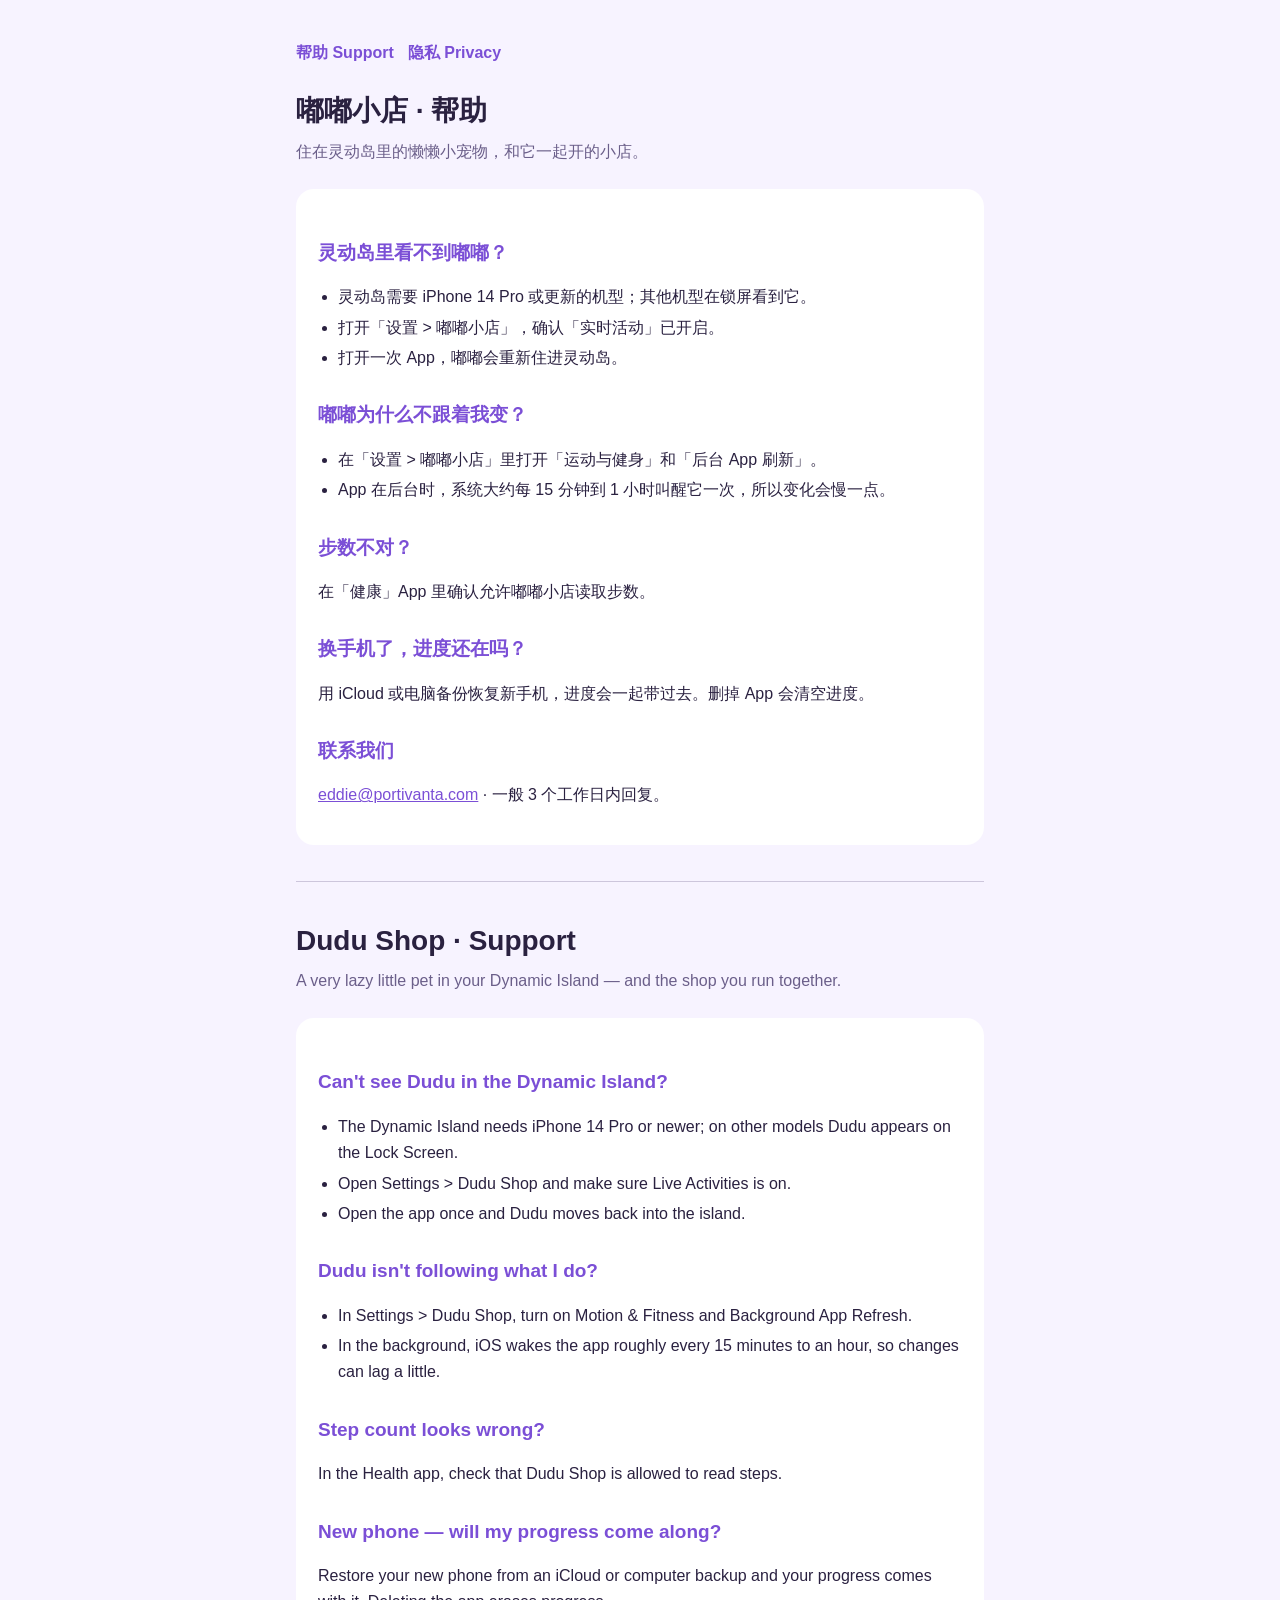
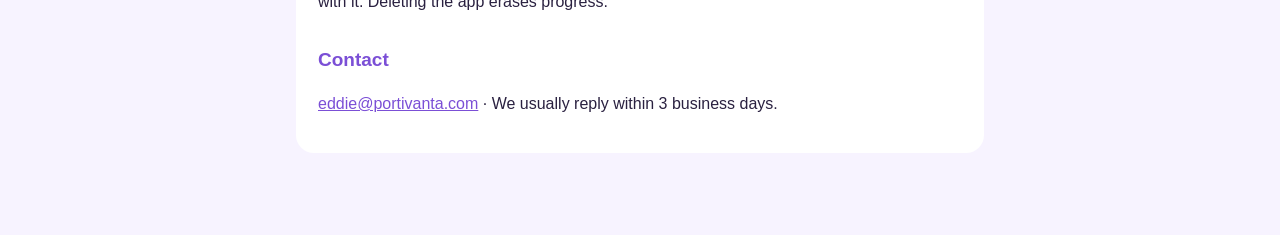
<file: index.html>
<!doctype html><html lang="zh-Hans"><head><meta charset="utf-8"><meta name="viewport" content="width=device-width,initial-scale=1"><title>嘟嘟小店 · 帮助 / Support</title><link rel="stylesheet" href="style.css"></head><body><main>
<nav><a href="index.html">帮助 Support</a><a href="privacy.html">隐私 Privacy</a></nav>
<h1>嘟嘟小店 · 帮助</h1><p class="sub">住在灵动岛里的懒懒小宠物，和它一起开的小店。</p>
<div class="card">
<h2>灵动岛里看不到嘟嘟？</h2><ul><li>灵动岛需要 iPhone 14 Pro 或更新的机型；其他机型在锁屏看到它。</li><li>打开「设置 &gt; 嘟嘟小店」，确认「实时活动」已开启。</li><li>打开一次 App，嘟嘟会重新住进灵动岛。</li></ul>
<h2>嘟嘟为什么不跟着我变？</h2><ul><li>在「设置 &gt; 嘟嘟小店」里打开「运动与健身」和「后台 App 刷新」。</li><li>App 在后台时，系统大约每 15 分钟到 1 小时叫醒它一次，所以变化会慢一点。</li></ul>
<h2>步数不对？</h2><p>在「健康」App 里确认允许嘟嘟小店读取步数。</p>
<h2>换手机了，进度还在吗？</h2><p>用 iCloud 或电脑备份恢复新手机，进度会一起带过去。删掉 App 会清空进度。</p>
<h2>联系我们</h2><p><a href="mailto:eddie@portivanta.com">eddie@portivanta.com</a> · 一般 3 个工作日内回复。</p></div>
<hr>
<h1>Dudu Shop · Support</h1><p class="sub">A very lazy little pet in your Dynamic Island — and the shop you run together.</p>
<div class="card">
<h2>Can't see Dudu in the Dynamic Island?</h2><ul><li>The Dynamic Island needs iPhone 14 Pro or newer; on other models Dudu appears on the Lock Screen.</li><li>Open Settings &gt; Dudu Shop and make sure Live Activities is on.</li><li>Open the app once and Dudu moves back into the island.</li></ul>
<h2>Dudu isn't following what I do?</h2><ul><li>In Settings &gt; Dudu Shop, turn on Motion &amp; Fitness and Background App Refresh.</li><li>In the background, iOS wakes the app roughly every 15 minutes to an hour, so changes can lag a little.</li></ul>
<h2>Step count looks wrong?</h2><p>In the Health app, check that Dudu Shop is allowed to read steps.</p>
<h2>New phone — will my progress come along?</h2><p>Restore your new phone from an iCloud or computer backup and your progress comes with it. Deleting the app erases progress.</p>
<h2>Contact</h2><p><a href="mailto:eddie@portivanta.com">eddie@portivanta.com</a> · We usually reply within 3 business days.</p></div>
</main></body></html>
</file>
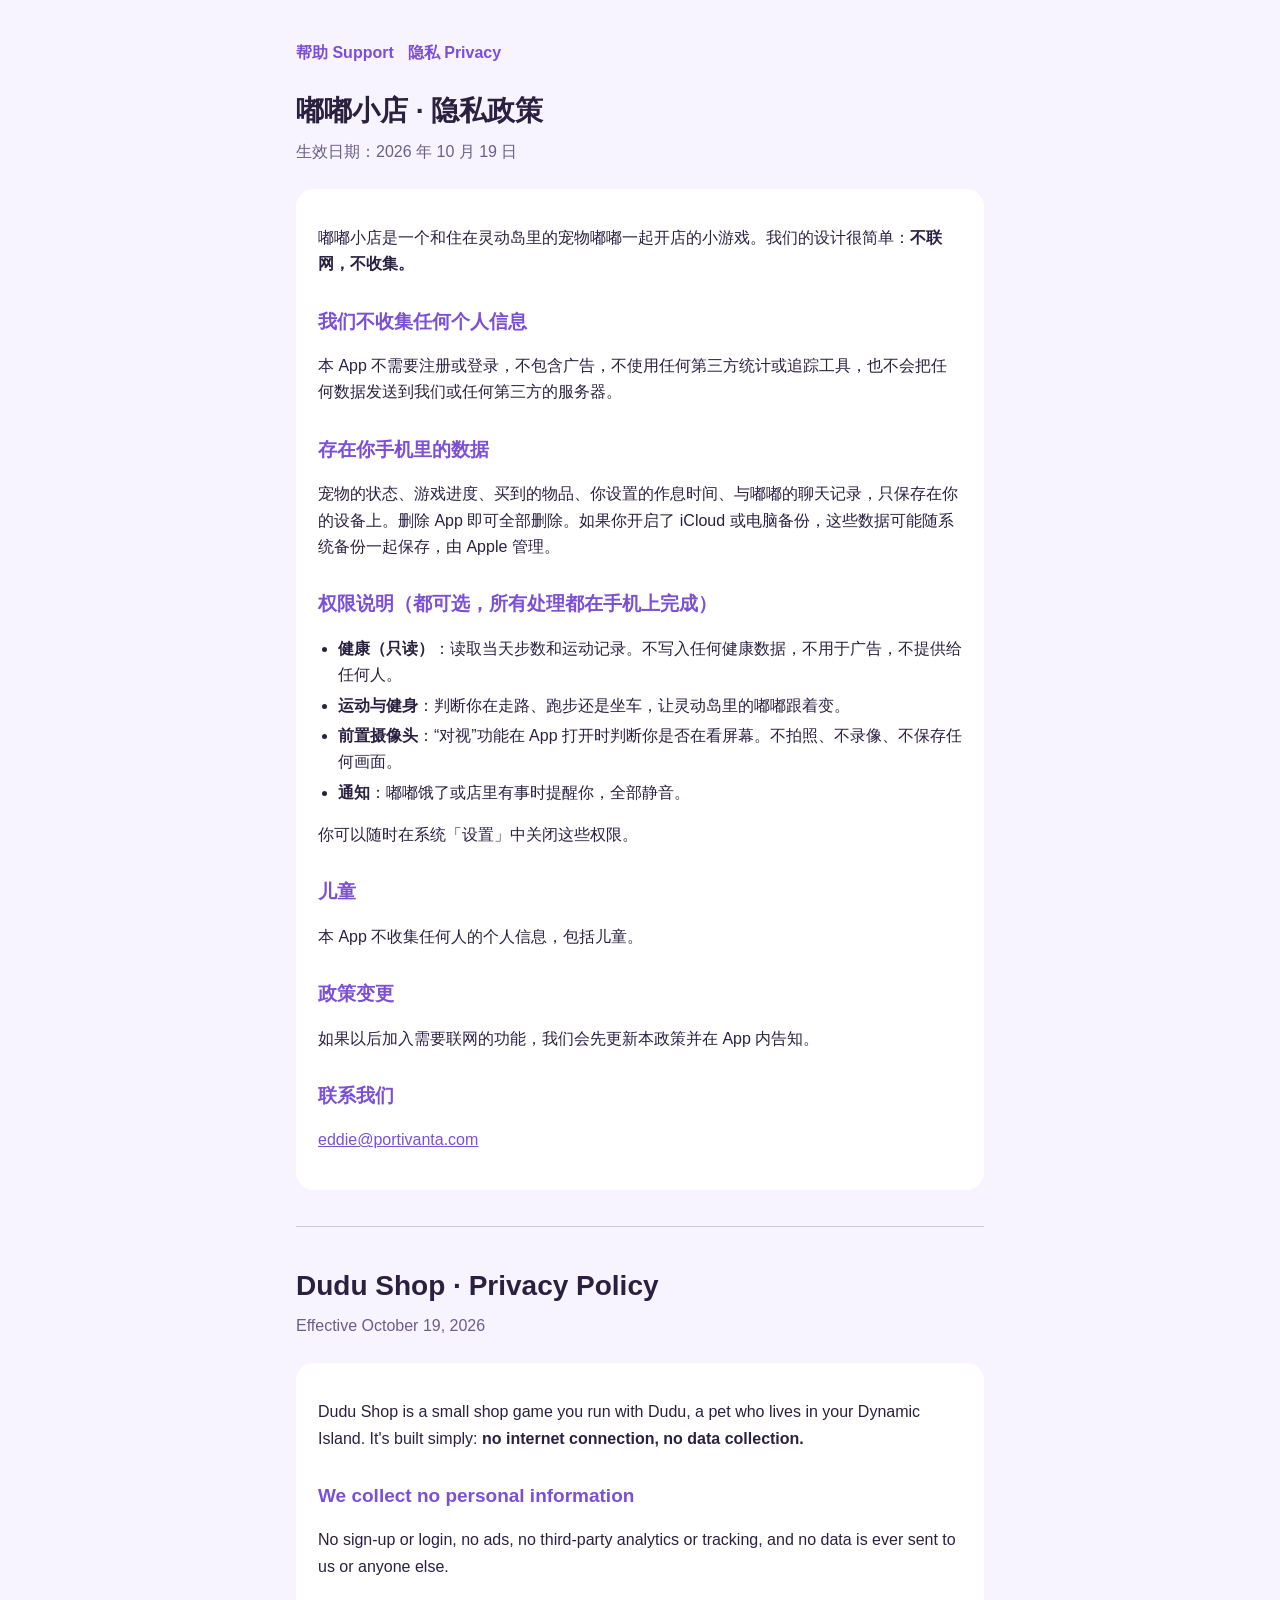
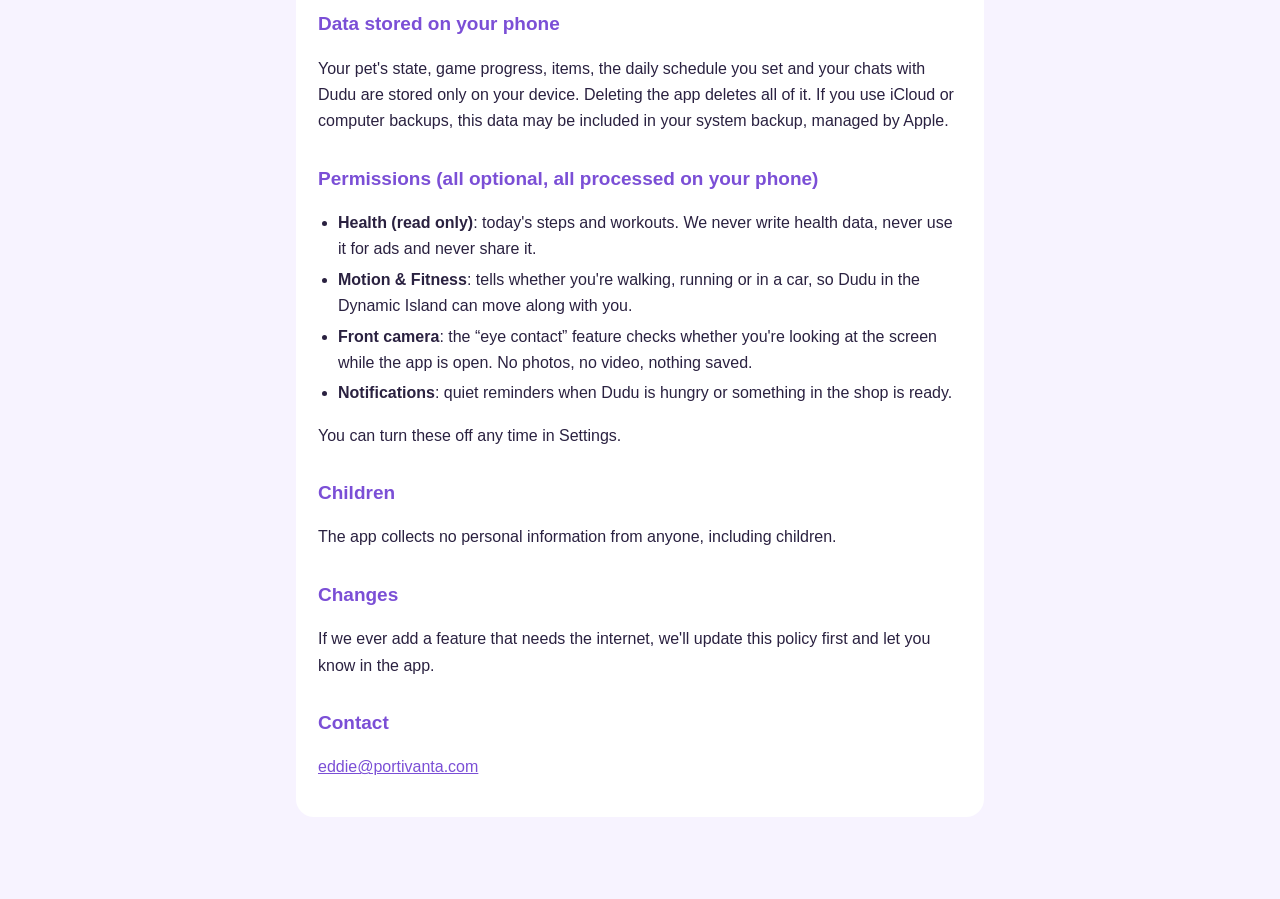
<file: privacy.html>
<!doctype html><html lang="zh-Hans"><head><meta charset="utf-8"><meta name="viewport" content="width=device-width,initial-scale=1"><title>嘟嘟小店 · 隐私政策 / Privacy Policy</title><link rel="stylesheet" href="style.css"></head><body><main>
<nav><a href="index.html">帮助 Support</a><a href="privacy.html">隐私 Privacy</a></nav>
<h1>嘟嘟小店 · 隐私政策</h1><p class="sub">生效日期：2026 年 10 月 19 日</p>
<div class="card">
<p>嘟嘟小店是一个和住在灵动岛里的宠物嘟嘟一起开店的小游戏。我们的设计很简单：<b>不联网，不收集。</b></p>
<h2>我们不收集任何个人信息</h2><p>本 App 不需要注册或登录，不包含广告，不使用任何第三方统计或追踪工具，也不会把任何数据发送到我们或任何第三方的服务器。</p>
<h2>存在你手机里的数据</h2><p>宠物的状态、游戏进度、买到的物品、你设置的作息时间、与嘟嘟的聊天记录，只保存在你的设备上。删除 App 即可全部删除。如果你开启了 iCloud 或电脑备份，这些数据可能随系统备份一起保存，由 Apple 管理。</p>
<h2>权限说明（都可选，所有处理都在手机上完成）</h2><ul>
<li><b>健康（只读）</b>：读取当天步数和运动记录。不写入任何健康数据，不用于广告，不提供给任何人。</li>
<li><b>运动与健身</b>：判断你在走路、跑步还是坐车，让灵动岛里的嘟嘟跟着变。</li>
<li><b>前置摄像头</b>：“对视”功能在 App 打开时判断你是否在看屏幕。不拍照、不录像、不保存任何画面。</li>
<li><b>通知</b>：嘟嘟饿了或店里有事时提醒你，全部静音。</li></ul>
<p>你可以随时在系统「设置」中关闭这些权限。</p>
<h2>儿童</h2><p>本 App 不收集任何人的个人信息，包括儿童。</p>
<h2>政策变更</h2><p>如果以后加入需要联网的功能，我们会先更新本政策并在 App 内告知。</p>
<h2>联系我们</h2><p><a href="mailto:eddie@portivanta.com">eddie@portivanta.com</a></p></div>
<hr>
<h1>Dudu Shop · Privacy Policy</h1><p class="sub">Effective October 19, 2026</p>
<div class="card">
<p>Dudu Shop is a small shop game you run with Dudu, a pet who lives in your Dynamic Island. It's built simply: <b>no internet connection, no data collection.</b></p>
<h2>We collect no personal information</h2><p>No sign-up or login, no ads, no third-party analytics or tracking, and no data is ever sent to us or anyone else.</p>
<h2>Data stored on your phone</h2><p>Your pet's state, game progress, items, the daily schedule you set and your chats with Dudu are stored only on your device. Deleting the app deletes all of it. If you use iCloud or computer backups, this data may be included in your system backup, managed by Apple.</p>
<h2>Permissions (all optional, all processed on your phone)</h2><ul>
<li><b>Health (read only)</b>: today's steps and workouts. We never write health data, never use it for ads and never share it.</li>
<li><b>Motion &amp; Fitness</b>: tells whether you're walking, running or in a car, so Dudu in the Dynamic Island can move along with you.</li>
<li><b>Front camera</b>: the “eye contact” feature checks whether you're looking at the screen while the app is open. No photos, no video, nothing saved.</li>
<li><b>Notifications</b>: quiet reminders when Dudu is hungry or something in the shop is ready.</li></ul>
<p>You can turn these off any time in Settings.</p>
<h2>Children</h2><p>The app collects no personal information from anyone, including children.</p>
<h2>Changes</h2><p>If we ever add a feature that needs the internet, we'll update this policy first and let you know in the app.</p>
<h2>Contact</h2><p><a href="mailto:eddie@portivanta.com">eddie@portivanta.com</a></p></div>
</main></body></html>
</file>
<file: style.css>
:root{--bg:#1b1530;--card:#261d43;--text:#efe9ff;--muted:#b9addc;--accent:#c9a7ff}
@media (prefers-color-scheme: light){:root{--bg:#f7f3ff;--card:#fff;--text:#2a2140;--muted:#6b5f8a;--accent:#7b4fd6}}
*{box-sizing:border-box}body{margin:0;background:var(--bg);color:var(--text);font:16px/1.65 -apple-system,BlinkMacSystemFont,"PingFang SC","Segoe UI",sans-serif}
main{max-width:720px;margin:0 auto;padding:40px 16px 64px}
h1{font-size:28px;margin:0 0 4px}h2{font-size:19px;margin:28px 0 8px;color:var(--accent)}
.sub{color:var(--muted);margin:0 0 24px}.card{background:var(--card);border-radius:18px;padding:20px 22px;margin:18px 0}
nav{display:flex;gap:14px;margin-bottom:22px}nav a{color:var(--accent);text-decoration:none;font-weight:600}
hr{border:none;border-top:1px solid color-mix(in srgb,var(--muted) 30%,transparent);margin:36px 0}
ul{padding-left:20px}li{margin:4px 0}a{color:var(--accent)}
</file>
